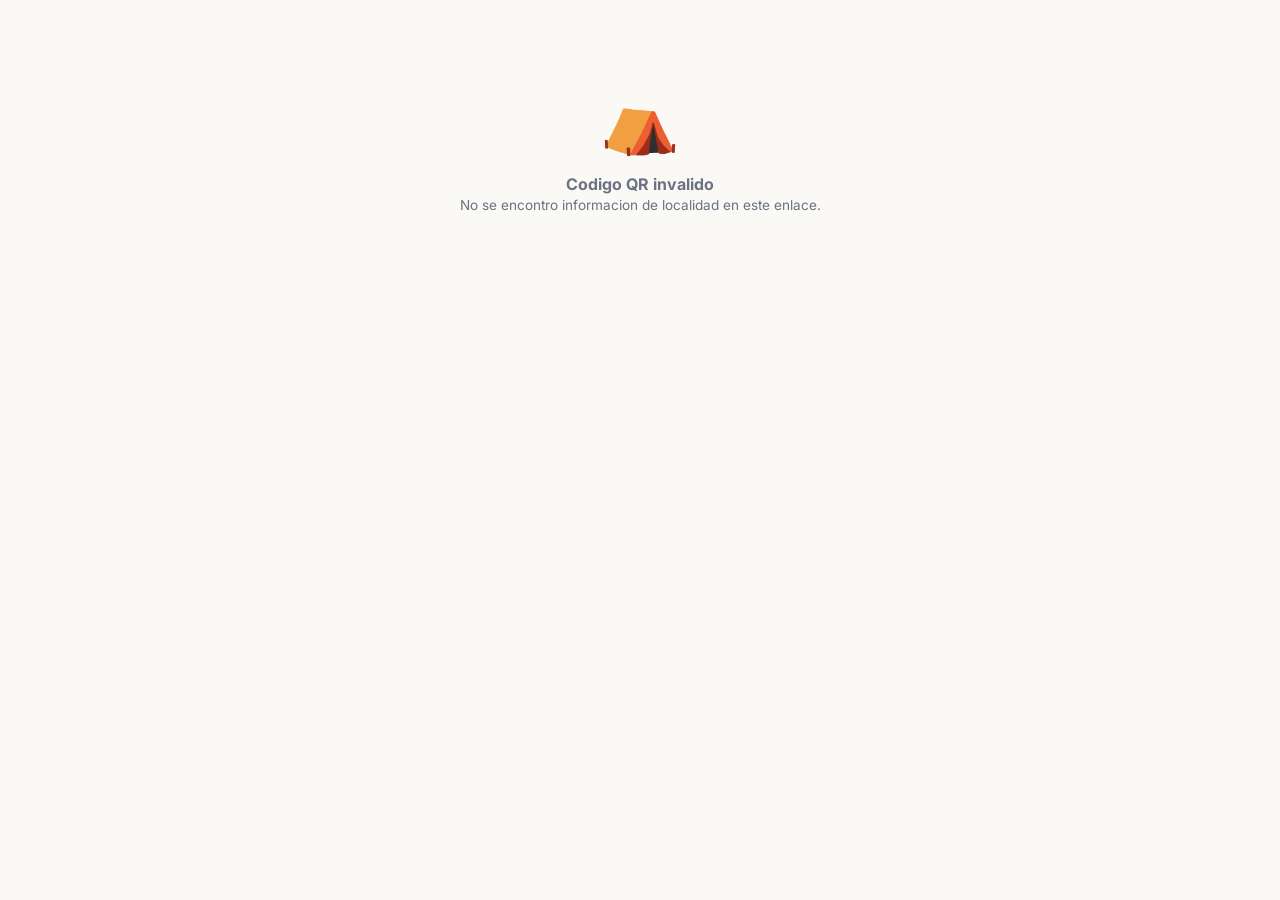
<file: church.html>
﻿<!DOCTYPE html>
<html lang="es">
<head>
  <meta charset="UTF-8"/>
  <meta name="viewport" content="width=device-width, initial-scale=1.0"/>
  <title>Localidad · Sanctuary QR</title>
  <meta name="robots" content="noindex, nofollow"/>
  <link href="https://fonts.googleapis.com/css2?family=Inter:ital,wght@0,400;0,500;0,600;0,700;0,800;1,400&display=swap" rel="stylesheet"/>
  <style>
    :root {
      --navy:    #1e2a4a;
      --navy-dk: #0d1626;
      --gold:    #c8a84b;
      --gold-bg: #fffbeb;
      --gold-br: #fde68a;
      --bg:      #faf9f6;
      --card:    #ffffff;
      --border:  #e5e7eb;
      --text:    #111c2c;
      --muted:   #6b7280;
      --wa:      #25d366;
      --shadow:  0 2px 14px rgba(30,42,74,0.07);
      --radius:  12px;
    }
    *, *::before, *::after { box-sizing: border-box; margin: 0; padding: 0; }
    body {
      font-family: 'Inter', system-ui, sans-serif;
      background: var(--bg);
      color: var(--text);
      min-height: 100vh;
    }

    /* HEADER / HERO */
    .hero {
      background: linear-gradient(155deg, var(--navy-dk) 0%, var(--navy) 60%, #2d3f6e 100%);
      color: white;
      text-align: center;
      padding: 2.8rem 1.5rem 3rem;
      position: relative;
    }
    .hero::after {
      content: '';
      position: absolute;
      bottom: -1px; left: 0; right: 0;
      height: 36px;
      background: var(--bg);
      clip-path: ellipse(56% 100% at 50% 100%);
    }
    .hero-cross-ring {
      width: 60px; height: 60px;
      background: rgba(200,168,75,0.15);
      border: 2px solid rgba(200,168,75,0.45);
      border-radius: 50%;
      display: inline-flex; align-items: center; justify-content: center;
      font-size: 1.75rem;
      margin-bottom: 1.1rem;
    }
    .hero-divider {
      width: 36px; height: 2px;
      background: var(--gold);
      margin: 0.9rem auto;
      opacity: 0.7;
      border-radius: 99px;
    }
    .hero-welcome {
      font-size: 0.68rem; font-weight: 700;
      letter-spacing: 0.18em; text-transform: uppercase;
      color: var(--gold);
      margin-bottom: 0.6rem;
    }
    .hero-verse-ref {
      font-size: 0.82rem; font-weight: 600;
      color: rgba(200,168,75,0.9);
      margin-bottom: 0.55rem;
    }
    .hero-verse-text {
      font-size: 1.05rem; font-style: italic; font-weight: 400;
      color: rgba(255,255,255,0.88);
      line-height: 1.75;
      max-width: 400px;
      margin: 0 auto;
    }

    /* CONTENIDO */
    .content {
      max-width: 500px;
      margin: 0 auto;
      padding: 1.8rem 1rem 5rem;
      display: flex;
      flex-direction: column;
      gap: 0.95rem;
    }

    /* TARJETA NOMBRE */
    .church-title-card {
      background: var(--card);
      border-radius: var(--radius);
      padding: 1.4rem 1.25rem;
      border: 1px solid var(--border);
      border-left: 4px solid var(--gold);
      box-shadow: var(--shadow);
    }
    .church-main-name {
      font-size: 1.45rem; font-weight: 800;
      color: var(--navy); line-height: 1.25;
      margin-bottom: 0.25rem;
    }
    .church-sub {
      font-size: 0.82rem; color: var(--muted);
      display: flex; align-items: center; gap: 0.35rem;
      margin-top: 0.2rem;
    }

    /* TARJETAS INFO */
    .info-card {
      background: var(--card);
      border-radius: var(--radius);
      padding: 1.2rem 1.15rem;
      border: 1px solid var(--border);
      box-shadow: 0 1px 6px rgba(30,42,74,0.04);
    }
    .card-label {
      font-size: 0.66rem; font-weight: 700;
      text-transform: uppercase; letter-spacing: 0.12em;
      color: var(--gold); margin-bottom: 0.65rem;
      display: flex; align-items: center; gap: 0.35rem;
    }
    .card-body {
      font-size: 0.9rem; color: var(--text);
      line-height: 1.65; white-space: pre-wrap;
    }

    /* MAPA */
    .map-frame {
      width: 100%; height: 220px; border: none;
      border-radius: 9px; margin-top: 0.75rem; display: block;
    }

    /* BOTONES */
    .action-btn {
      display: flex; align-items: center; justify-content: center;
      gap: 0.5rem; width: 100%; padding: 0.78rem 1.2rem;
      border: none; border-radius: 10px;
      font-size: 0.88rem; font-weight: 700;
      cursor: pointer; text-decoration: none;
      color: white; transition: opacity 0.15s, transform 0.1s;
      font-family: inherit; margin-top: 0.75rem; line-height: 1;
    }
    .action-btn:active { transform: scale(0.98); }
    .btn-maps     { background: #1a73e8; }
    .btn-maps:hover { opacity: 0.9; }
    .btn-wa       { background: var(--wa); }
    .btn-wa:hover { opacity: 0.9; }
    .btn-call     { background: var(--navy); }
    .btn-call:hover { opacity: 0.9; }
    .btn-pair {
      display: grid; grid-template-columns: 1fr 1fr;
      gap: 0.55rem; margin-top: 0.75rem;
    }
    .btn-pair .action-btn { margin-top: 0; }

    /* HORARIOS */
    .hour-row {
      display: flex; align-items: center; gap: 0.55rem;
      font-size: 0.88rem; padding: 0.38rem 0;
      border-bottom: 1px solid #f3f4f6; color: var(--text); line-height: 1.4;
    }
    .hour-row:last-child { border-bottom: none; }
    .hour-dot { width: 7px; height: 7px; background: var(--gold); border-radius: 50%; flex-shrink: 0; }

    /* FOOTER */
    footer {
      text-align: center; padding: 1.2rem 1rem 2rem;
      font-size: 0.7rem; color: #a8a29e;
      border-top: 1px solid var(--border);
      max-width: 500px; margin: 0 auto;
    }

    /* ESTADO VACIO */
    .empty {
      text-align: center; padding: 5rem 2rem; color: var(--muted);
    }
    .empty .big { font-size: 4rem; display: block; margin-bottom: 1rem; }
    [hidden] { display: none !important; }
  </style>
</head>
<body>

  <div id="emptyState" class="empty" hidden>
    <span class="big">&#9978;</span>
    <strong>Codigo QR invalido</strong><br>
    <span style="font-size:0.85rem">No se encontro informacion de localidad en este enlace.</span>
  </div>

  <div id="churchPage" hidden>

    <!-- HEADER: estructura exacta de notas.txt -->
    <header class="hero">
      <div class="hero-cross-ring">&#10013;</div>
      <div class="hero-welcome"  id="hWelcome">Bienvenido a la Iglesia de Dios.</div>
      <div class="hero-divider"></div>
      <div class="hero-verse-ref" id="hVRef"></div>
      <div class="hero-verse-text" id="hVText"></div>
    </header>

    <!-- MAIN -->
    <main class="content">

      <!-- Nombre + pastor + distrito -->
      <div class="church-title-card">
        <div class="church-main-name" id="mainName">&#8212;</div>
        <div class="church-sub" id="mainDistrito" hidden>
          <span>&#127981;</span><span id="mainDistritoText"></span>
        </div>
        <div class="church-sub" id="mainPastor" hidden>
          <span>&#128100;</span><span id="mainPastorText"></span>
        </div>
      </div>

      <!-- Ubicacion -->
      <div class="info-card" id="cardLocation" hidden>
        <div class="card-label">&#128205; Ubicacion</div>
        <div class="card-body"  id="locationText"></div>
        <iframe id="mapFrame" class="map-frame" hidden
          loading="lazy" allowfullscreen
          referrerpolicy="no-referrer-when-downgrade"></iframe>
        <a class="action-btn btn-maps" id="btnMaps" href="#" target="_blank" rel="noopener" hidden>
          &#128506; Abrir en Google Maps
        </a>
      </div>

      <!-- Horarios -->
      <div class="info-card" id="cardHorarios" hidden>
        <div class="card-label">&#128336; Horarios de culto</div>
        <div id="horariosBody"></div>
      </div>

      <!-- Contacto -->
      <div class="info-card" id="cardTel" hidden>
        <div class="card-label">&#128222; Contacto</div>
        <div class="card-body" id="telText"></div>
        <div class="btn-pair">
          <a class="action-btn btn-wa"   id="btnWA"   href="#" target="_blank" rel="noopener">&#128172; WhatsApp</a>
          <a class="action-btn btn-call" id="btnCall" href="#">&#128242; Llamar</a>
        </div>
      </div>

      <!-- Acerca de -->
      <div class="info-card" id="cardDesc" hidden>
        <div class="card-label">&#10024; Acerca de nosotros</div>
        <div class="card-body"  id="descText"></div>
      </div>

    </main>

    <footer>Sanctuary QR &middot; Directorio de Iglesias</footer>

  </div>

  <script>
  "use strict";

  function show(id)      { document.getElementById(id).removeAttribute('hidden'); }
  function setText(id,v) { document.getElementById(id).textContent = v; }
  function setHtml(id,v) { document.getElementById(id).innerHTML   = v; }
  function esc(s) {
    return (s||"").replace(/&/g,"&amp;").replace(/</g,"&lt;").replace(/>/g,"&gt;");
  }
  function cleanPhone(r) { return r.replace(/[\s\-().]/g,""); }

  function loadPage() {
    const hash = window.location.hash.slice(1);
    if (!hash) { show("emptyState"); return; }
    let p;
    try { p = new URLSearchParams(hash); }
    catch { show("emptyState"); return; }

    const n  = p.get("n")  || "";
    const d  = p.get("d")  || "";
    const c  = p.get("c")  || "";
    const pa = p.get("pa") || "";
    const t  = p.get("t")  || "";
    const di = p.get("di") || "";
    const h  = p.get("h")  || "";
    const a  = p.get("a")  || "";
    const m  = p.get("m")  || "";
    const e  = p.get("e")  || "";
    const w  = p.get("w")  || "Bienvenido a la Iglesia de Dios.";
    const vr = p.get("vr") || "Mateo 11:28";
    const vt = p.get("vt") || "\u00abVengan a m\u00ed todos los que est\u00e1n cansados y llevan cargas pesadas, y yo les dar\u00e9 descanso.\u00bb";

    if (!n) { show("emptyState"); return; }

    document.title = n;
    show("churchPage");

    // Header
    setText("hWelcome", w);
    if (vr) setText("hVRef",  vr);
    if (vt) setText("hVText", vt);

    // Nombre + distrito + pastor
    setText("mainName", n);
    if (di) { setText("mainDistritoText", di); show("mainDistrito"); }
    if (pa) { setText("mainPastorText", pa); show("mainPastor"); }

    // Ubicacion
    const loc = [d, c].filter(Boolean);
    if (loc.length) {
      setText("locationText", loc.join("\n"));
      show("cardLocation");
      if (e) {
        const fr = document.getElementById("mapFrame");
        fr.src = e;
        show("mapFrame");
      }
      const mHref = m || "https://www.google.com/maps/search/?api=1&query=" +
                         encodeURIComponent(loc.join(", "));
      document.getElementById("btnMaps").href = mHref;
      show("btnMaps");
    }

    // Horarios
    if (h) {
      const lines = h.split("\n").map(l=>l.trim()).filter(Boolean);
      const html  = lines.length
        ? lines.map(l=>`<div class="hour-row"><span class="hour-dot"></span>${esc(l)}</div>`).join("")
        : `<div class="hour-row"><span class="hour-dot"></span>${esc(h)}</div>`;
      setHtml("horariosBody", html);
      show("cardHorarios");
    }

    // Telefono
    if (t) {
      setText("telText", t);
      const cl = cleanPhone(t);
      document.getElementById("btnWA").href   = "https://wa.me/" + cl.replace("+","");
      document.getElementById("btnCall").href = "tel:" + cl;
      show("cardTel");
    }

    // Descripcion
    if (a) { setText("descText", a); show("cardDesc"); }
  }

  loadPage();
  window.addEventListener("hashchange", loadPage);
  </script>
</body>
</html>
</file>
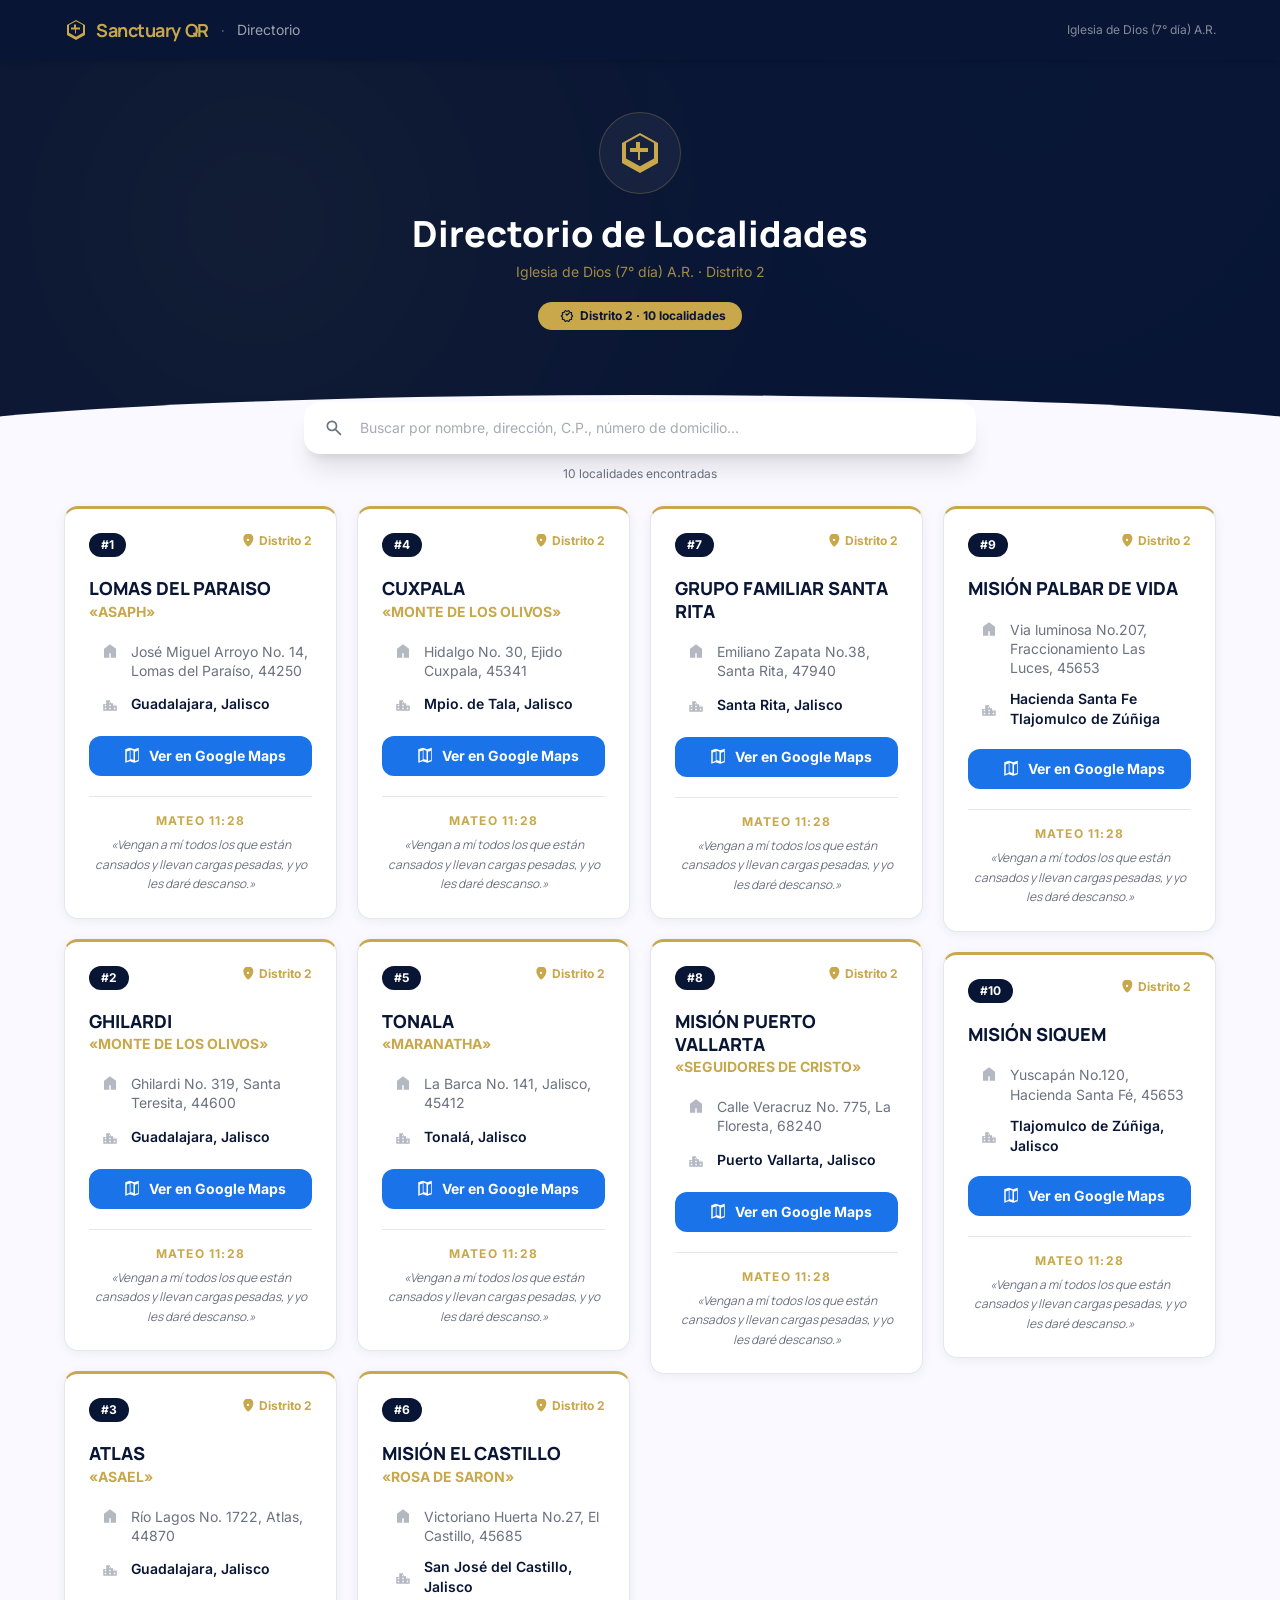
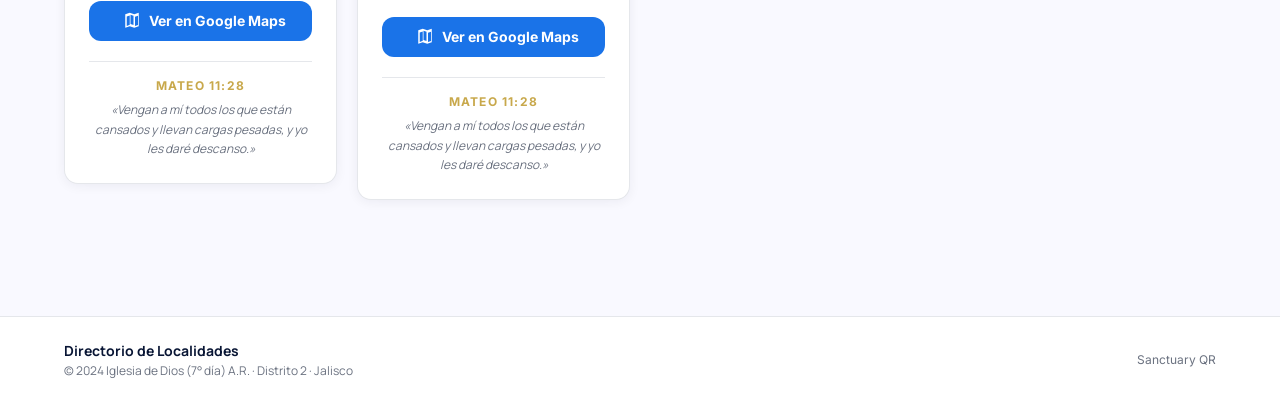
<file: directorio.html>
<!DOCTYPE html>
<html lang="es">
<head>
  <meta charset="UTF-8"/>
  <meta name="viewport" content="width=device-width, initial-scale=1.0"/>
  <title>Directorio de Localidades | Iglesia de Dios (7° día)</title>
  <meta name="robots" content="noindex, nofollow"/>
  <link rel="stylesheet" href="./style.css">
  <link href="https://fonts.googleapis.com/css2?family=Manrope:wght@400;500;600;700;800&family=Inter:wght@400;500;600;700&display=swap" rel="stylesheet"/>
  
  <style>
    /* Estilos base para los iconos SVG integrados */
    .svg-icon {
      width: 24px;
      height: 24px;
      fill: currentColor;
      display: inline-block;
      flex-shrink: 0;
    }

    /* ── TRUE MASONRY ─── */
    .masonry { columns: 2; column-gap: 12px; }
    @media (min-width: 640px)  { .masonry { columns: 2; column-gap: 20px; } }
    @media (min-width: 1024px) { .masonry { columns: 3; } }
    @media (min-width: 1280px) { .masonry { columns: 4; } }
    .masonry-item {
      break-inside: avoid;
      margin-bottom: 12px;
      display: inline-block;
      width: 100%;
    }
    @media (min-width: 640px) {
      .masonry-item { margin-bottom: 20px; }
    }

    /* ── HERO WAVE ────── */
    .hero-wave::after {
      content: '';
      position: absolute;
      bottom: -1px; left: 0; right: 0;
      height: 48px;
      background: #f9f9ff;
      clip-path: ellipse(60% 100% at 50% 100%);
    }

    /* ── CARD ─────────── */
    .church-card {
      background: #fff;
      border-radius: 14px;
      border: 1px solid #e5e7eb;
      border-top: 3px solid #c8a84b;
      box-shadow: 0 2px 12px rgba(8,21,52,0.06);
      transition: transform .2s ease, box-shadow .2s ease;
      overflow: hidden;
    }
    .church-card:hover {
      transform: translateY(-4px);
      box-shadow: 0 10px 30px rgba(8,21,52,0.1);
    }

    /* ── SEARCH FOCUS ─── */
    .search-input:focus { outline: none; box-shadow: 0 0 0 3px rgba(8,21,52,0.1); }

    [hidden] { display: none !important; }

    /* ── MOBILE COMPACT STYLES ─── */
    @media (max-width: 639px) {
      .card-body { padding: 12px !important; }
      .card-header { margin-bottom: 12px !important; }
      .card-title-block { margin-bottom: 12px !important; }
      .card-title { font-size: 14px !important; line-height: 1.25 !important; }
      .card-alias { font-size: 11px !important; margin-top: 2px !important; }
      .card-info { margin-bottom: 12px !important; }
      .card-info > * + * { margin-top: 6px !important; }
      .card-info-item { gap: 8px !important; }
      .card-info-icon { width: 16px !important; height: 16px !important; margin-top: 1px !important; }
      .card-info-text { font-size: 11px !important; line-height: 1.3 !important; }
      .card-btn {
        margin-bottom: 12px !important;
        padding-top: 6px !important;
        padding-bottom: 6px !important;
        font-size: 11px !important;
        border-radius: 8px !important;
      }
      .card-btn-icon { width: 16px !important; height: 16px !important; }
      .card-verse-block { padding-top: 8px !important; }
      .card-verse-ref { font-size: 9px !important; margin-bottom: 4px !important; }
      .card-verse-text { font-size: 10px !important; line-height: 1.3 !important; }
    }
  </style>
</head>
<body class="bg-surface font-sans text-on-surf min-h-screen">

  <header class="bg-navy shadow-md fixed w-full top-0 z-50">
    <div class="max-w-content mx-auto px-6 py-4 flex justify-between items-center">
      <div class="flex items-center gap-2">
        <svg class="svg-icon text-gold" style="width:24px; height:24px;" viewBox="0 -960 960 960"><path d="M480-80 120-280v-400l360-200 360 200v400L480-80Zm0-134 280-156v-308L480-834 200-678v308l280 156Zm0-126v-160h160v-80H480v-120h-80v120H280v80h160v160h80Zm0-240Z"/></svg>
        <span class="font-bold text-lg text-gold tracking-tight">Sanctuary QR</span>
        <span class="hidden sm:inline text-white/40 mx-1">·</span>
        <span class="hidden sm:inline text-white/60 text-sm font-label">Directorio</span>
      </div>
      <div class="text-white/50 text-xs font-label">Iglesia de Dios (7° día) A.R.</div>
    </div>
  </header>

  <section class="bg-navy pt-28 pb-28 text-center px-4 relative overflow-hidden hero-wave">
    <div class="absolute inset-0 opacity-5 pointer-events-none"
         style="background: radial-gradient(circle at 20% 50%, #c8a84b 0%, transparent 50%), radial-gradient(circle at 80% 20%, #2d3f6e 0%, transparent 50%)"></div>
    <div class="relative z-10 max-w-2xl mx-auto flex flex-col items-center">
      <div class="bg-white/5 border border-gold/25 rounded-full p-4 mb-5">
        <svg class="svg-icon text-gold" style="width:48px; height:48px;" viewBox="0 -960 960 960"><path d="M480-80 120-280v-400l360-200 360 200v400L480-80Zm0-134 280-156v-308L480-834 200-678v308l280 156Zm0-126v-160h160v-80H480v-120h-80v120H280v80h160v160h80Zm0-240Z"/></svg>
      </div>
      <h1 class="text-3xl sm:text-4xl font-extrabold text-white mb-2 leading-tight">
        Directorio de Localidades
      </h1>
      <p class="text-gold/80 text-sm font-label mb-5">
        Iglesia de Dios (7° día) A.R. · Distrito 2
      </p>
      <div id="heroBadge"
           class="inline-flex items-center gap-1.5 bg-gold text-navy px-4 py-1.5 rounded-full text-xs font-bold font-label">
        <svg class="svg-icon text-navy" style="width:14px; height:14px;" viewBox="0 -960 960 960"><path d="m614-310 50-50-144-144v-176h-80v208l174 174Q403-400 400-480q0-133 93.5-226.5T720-800q133 0 226.5 93.5T1040-480q0 133-93.5 226.5T720-160q-43 0-83-11.5t-73-33.5Zm106-90q100 0 170-70t70-170q0-100-70-170t-170-70q-100 0-170 70t-70 170q0 100 70 170t170 70Z"/></svg>
        Cargando…
      </div>
    </div>
  </section>

  <section class="max-w-content mx-auto px-4 sm:px-6 -mt-10 relative z-20 mb-6">
    <div class="max-w-2xl mx-auto">
      <div class="relative group">
        <svg class="svg-icon text-muted absolute left-5 top-1/2 -translate-y-1/2 group-focus-within:text-navy transition-colors" style="width:20px; height:20px;" viewBox="0 -960 960 960"><path d="M784-120 532-372q-30 24-69 38t-83 14q-109 0-184.5-75.5T120-580q0-109 75.5-184.5T380-840q109 0 184.5 75.5T640-580q0 44-14 83t-38 69l252 252-54 54ZM380-400q75 0 127.5-52.5T560-580q0-75-52.5-127.5T380-760q-75 0-127.5 52.5T200-580q0 75 52.5 127.5T380-400Z"/></svg>
        <input id="searchInput" type="search" autocomplete="off"
          placeholder="Buscar por nombre, dirección, C.P., número de domicilio…"
          class="search-input w-full pl-14 pr-5 py-4 rounded-2xl border-none shadow-xl bg-white text-on-surf text-sm font-label placeholder:text-muted/60 transition-all"/>
      </div>
      <p id="countBar" class="text-center mt-3 text-muted text-xs font-label"></p>
    </div>
  </section>

  <main class="max-w-content mx-auto px-4 sm:px-6 pb-24">
    <div id="churchList" class="masonry">
      <div class="masonry-item" id="loadingSpinner">
        <div class="church-card p-6 flex items-center justify-center gap-3 text-muted text-sm font-label">
          <svg class="svg-icon animate-spin" style="width:20px; height:20px;" viewBox="0 -960 960 960"><path d="M480-80q-83 0-156-31.5T197-197q-54-54-85.5-127T80-480q0-83 31.5-156T197-763q54-54 127-85.5T480-880q17 0 28.5 11.5T520-840q0 17-11.5 28.5T480-800q-133 0-226.5 93.5T160-480q0 133 93.5 226.5T480-160q133 0 226.5-93.5T800-480q0-17 11.5-28.5T840-520q17 0 28.5 11.5T880-480q0 83-31.5 156T763-197q-54 54-127 85.5T480-80Z"/></svg>
          Cargando localidades…
        </div>
      </div>
    </div>
  </main>

  <footer class="bg-white border-t border-outline-v">
    <div class="max-w-content mx-auto px-6 py-6 flex flex-col sm:flex-row justify-between items-center gap-3">
      <div>
        <div class="font-bold text-navy text-sm">Directorio de Localidades</div>
        <p class="text-muted text-xs mt-0.5">© 2024 Iglesia de Dios (7° día) A.R. · Distrito 2 · Jalisco</p>
      </div>
      <div class="text-xs font-label text-muted">Sanctuary QR</div>
    </div>
  </footer>

  <script>
  "use strict";

  const DEFAULT_VREF  = "Mateo 11:28";
  const DEFAULT_VTEXT = "\u00abVengan a m\u00ed todos los que est\u00e1n cansados y llevan cargas pesadas, y yo les dar\u00e9 descanso.\u00bb";
  const JSON_URL      = "./churches.json";

  // Almacén de paths SVG nativos para componentes dinámicos
  const SVGS = {
    location: `<svg class="svg-icon card-distrito-icon" style="width:14px; height:14px;" viewBox="0 -960 960 960"><path d="M480-480q33 0 56.5-23.5T560-560q0-33-23.5-56.5T480-640q-33 0-56.5 23.5T400-560q0 33 23.5 56.5T480-480Zm0 400Q312-234 236-391.5T160-674q0-151 104.5-238.5T480-1000q161 0 265.5 87.5T850-674q0 116.5-76 274T480-80Z"/></svg>`,
    home: `<svg class="svg-icon text-navy/30 card-info-icon" style="width:18px; height:18px;" viewBox="0 -960 960 960"><path d="M160-120v-480l320-240 320 240v480H520v-240h-80v240H160Z"/></svg>`,
    city: `<svg class="svg-icon text-navy/30 card-info-icon" style="width:18px; height:18px;" viewBox="0 -960 960 960"><path d="M120-120v-360h160v-200h200v160h160v120h200v280H120Zm80-80h80v-80h-80v80Zm0-160h80v-80h-80v80Zm240 160h80v-80h-80v80Zm0-160h80v-80h-80v80Zm0-160h80v-80h-80v80Zm240 320h80v-80h-80v80Zm0-160h80v-80h-80v80Z"/></svg>`,
    person: `<svg class="svg-icon text-navy/30 card-info-icon" style="width:18px; height:18px;" viewBox="0 -960 960 960"><path d="M480-480q-66 0-113-47t-47-113q0-66 47-113t113-47q66 0 113 47t47 113q0 66-47 113t-113 47ZM160-240v-32q0-34 17.5-62.5T226-378q62-31 126-46.5T480-440q64 0 128 15.5T734-378q31 15 48.5 43.5T800-272v32H160Z"/></svg>`,
    schedule: `<svg class="svg-icon text-navy/30 card-info-icon" style="width:18px; height:18px;" viewBox="0 -960 960 960"><path d="m614-310 50-50-144-144v-176h-80v208l174 174Q403-400 400-480q0-133 93.5-226.5T720-800q133 0 226.5 93.5T1040-480q0 133-93.5 226.5T720-160q-43 0-83-11.5t-73-33.5Zm106-90q100 0 170-70t70-170q0-100-70-170t-170-70q-100 0-170 70t-70 170q0 100 70 170t170 70Z"/></svg>`,
    map: `<svg class="svg-icon card-btn-icon" style="width:18px; height:18px;" viewBox="0 -960 960 960"><path d="m600-120-240-84-240 84v-720l240-84 240 84 240-84v720L600-120Zm-40-143v-494l-160-56v494l160 56Zm80 54 160-55v-494l-160 55v494Zm-440-11 160-56v-494l-160 56v494Z"/></svg>`,
    church: `<svg class="svg-icon" style="width:48px; height:48px;" viewBox="0 -960 960 960"><path d="M480-80 120-280v-400l360-200 360 200v400L480-80Zm0-134 280-156v-308L480-834 200-678v308l280 156Zm0-126v-160h160v-80H480v-120h-80v120H280v80h160v160h80Zm0-240Z"/></svg>`,
    warning: `<svg class="svg-icon" style="width:14px; height:14px;" viewBox="0 -960 960 960"><path d="M480-280q17 0 28.5-11.5T520-320q0-17-11.5-28.5T480-360q-17 0-28.5 11.5T440-320q0 17 11.5 28.5T480-280Zm-40-160h80v-240h-80v240Zm40 360q-83 0-156-31.5T197-197q-54-54-85.5-127T80-480q0-83 31.5-156T197-763q54-54 127-85.5T480-880q83 0 156 31.5T763-197q54 54 85.5 127T880-480q0 83-31.5 156T763-197q-54 54-127 85.5T480-80Z"/></svg>`,
    verified: `<svg class="svg-icon" style="width:14px; height:14px;" viewBox="0 -960 960 960"><path d="m344-60-76-128-144-32 14-148-98-112 98-112-14-148 144-32 76-128 136 58 136-58 76 128 144 32-14 148 98 112-98 112 14 148-144 32-76 128-136-58-136 58Zm34-102 102-44 104 44 56-96 110-24-10-112 74-86-74-86 10-112-110-24-56-96-104 44-102-44-56 96-110 24 10 112-74 86 74 86-10 112 110 24 56 96Zm102-318 212-212-56-56-156 156-76-76-56 56 132 132Z"/></svg>`
  };

  function normalizeChurch(ch) {
    if (ch.nombre !== undefined) return ch;
    return {
      nombre:   ch.n  || "",
      alias:    ch.a  || "",
      distrito: ch.di || "",
      pastor:   ch.p  || "",
      tel:      ch.t  || "",
      calle:    ch.ca || "",
      colonia:  ch.co || "",
      cp:       ch.cp || "",
      ciudad:   ch.ci || "",
      mapsUrl:  ch.m  || "",
      horarios: ch.h  || "",
      vRef:     ch.vr || "",
      vText:    ch.vt || ""
    };
  }

  async function fetchChurches() {
    try {
      const res = await fetch(JSON_URL);
      if (res.ok) {
        const data = await res.json();
        if (Array.isArray(data) && data.length) return data.map(normalizeChurch);
      }
    } catch(e) {}
    try {
      const hash = window.location.hash;
      if (hash && hash.startsWith("#data=")) {
        const json = decodeURIComponent(escape(atob(hash.slice(6))));
        const parsed = JSON.parse(json);
        if (Array.isArray(parsed) && parsed.length) return parsed.map(normalizeChurch);
      }
    } catch(e) {}
    try {
      const local = JSON.parse(localStorage.getItem("sq_churches_v3") || "[]");
      if (local.length) return local.map(normalizeChurch);
    } catch(e) {}
    return [];
  }

  function esc(s) {
    return (s||"").replace(/&/g,"&").replace(/</g,"<").replace(/>/g,">");
  }

  function buildMapsURL(ch) {
    if (ch.mapsUrl) return ch.mapsUrl;
    const parts = [ch.calle, ch.colonia, ch.cp, ch.ciudad].filter(Boolean).join(", ");
    return parts ? "https://www.google.com/maps/search/?api=1&query=" + encodeURIComponent(parts) : "";
  }

  function renderCard(ch, i) {
    const addrFull = [ch.calle, ch.colonia, ch.cp].filter(Boolean).join(", ");
    const mapsHref = buildMapsURL(ch);
    const vRef     = ch.vRef  || DEFAULT_VREF;
    const vText    = ch.vText || DEFAULT_VTEXT;

    return `
      <div class="masonry-item">
        <div class="church-card">
          <div class="p-6 card-body">
            <div class="flex justify-between items-start mb-5 card-header">
              <span class="bg-navy text-white text-xs font-bold font-label px-3 py-1 rounded-full card-badge">#${i+1}</span>
              ${ch.distrito ? `
              <div class="flex items-center gap-1 text-gold text-xs font-bold font-label card-distrito">
                \u200B${SVGS.location}
                <span>${esc(ch.distrito)}</span>
              </div>` : ''}
            </div>

            <div class="mb-5 card-title-block">
              <h3 class="text-lg font-extrabold text-navy leading-tight card-title">${esc(ch.nombre)}</h3>
              ${ch.alias ? `<p class="text-gold font-bold text-sm font-label mt-0.5 card-alias">${esc(ch.alias)}</p>` : ''}
            </div>

            <div class="space-y-3 mb-5 card-info">
              ${addrFull ? `
              <div class="flex items-start gap-3 card-info-item">
                \u200B${SVGS.home}
                <span class="text-muted text-sm font-label leading-snug card-info-text">${esc(addrFull)}</span>
              </div>` : ''}
              ${ch.ciudad ? `
              <div class="flex items-center gap-3 card-info-item">
                \u200B${SVGS.city}
                <span class="text-navy font-semibold text-sm font-label card-info-text font-bold">${esc(ch.ciudad)}</span>
              </div>` : ''}
              ${ch.pastor ? `
              <div class="flex items-center gap-3 card-info-item">
                \u200B${SVGS.person}
                <span class="text-muted text-sm font-label card-info-text">${esc(ch.pastor)}</span>
              </div>` : ''}
              ${ch.horarios ? `
              <div class="flex items-start gap-3 card-info-item">
                \u200B${SVGS.schedule}
                <span class="text-muted text-sm font-label leading-snug card-info-text">${esc(ch.horarios.replace(/\n/g," · "))}</span>
              </div>` : ''}
            </div>

            ${mapsHref ? `
            <a href="${esc(mapsHref)}" target="_blank" rel="noopener"
               class="w-full flex items-center justify-center gap-2 bg-[#1a73e8] hover:brightness-95 text-white text-sm font-bold font-label py-2.5 rounded-xl transition-all mb-5 card-btn">
              \u200B${SVGS.map}
              Ver en Google Maps
            </a>` : ''}

            <div class="border-t border-outline-v pt-4 flex flex-col items-center text-center card-verse-block">
              <span class="text-gold text-xs font-bold font-label uppercase tracking-widest mb-1.5 card-verse-ref">${esc(vRef)}</span>
              <p class="italic text-muted text-xs leading-relaxed card-verse-text">${esc(vText)}</p>
            </div>
          </div>
        </div>
      </div>`;
  }

  function renderList(churches) {
    const container = document.getElementById("churchList");
    const countBar  = document.getElementById("countBar");

    if (!churches.length) {
      container.innerHTML = `
        <div class="masonry-item">
          <div class="church-card p-10 flex flex-col items-center text-center text-muted gap-3">
            \u200B${SVGS.church}
            <strong class="text-on-surf">Sin resultados</strong>
            <span class="text-sm">Intenta con otro término de búsqueda.</span>
          </div>
        </div>`;
      countBar.textContent = "0 localidades";
      return;
    }

    countBar.textContent =
      churches.length + " localidad" + (churches.length !== 1 ? "es" : "") + " encontradas";
    container.innerHTML = churches.map(renderCard).join("");
  }

  async function init() {
    const badge = document.getElementById("heroBadge");
    const all   = await fetchChurches();

    if (!all.length) {
      badge.innerHTML = `
        \u200B${SVGS.warning}
        Sin localidades`;
      badge.classList.remove("bg-gold");
      badge.classList.add("bg-red-400", "text-white");

      document.getElementById("churchList").innerHTML = `
        <div class="masonry-item">
          <div class="church-card p-10 flex flex-col items-center text-center text-muted gap-3">
            \u200B${SVGS.church}
            <strong class="text-on-surf">No hay localidades disponibles</strong>
            <span class="text-sm">El administrador aún no ha publicado el archivo churches.json.</span>
          </div>
        </div>`;
      document.getElementById("countBar").textContent = "";
      return;
    }

    badge.innerHTML = `
      \u200B${SVGS.verified}
      Distrito 2 · ${all.length} localidades`;

    renderList(all);

    document.getElementById("searchInput").addEventListener("input", function() {
      const q = this.value.trim().toLowerCase();
      if (!q) { renderList(all); return; }
      renderList(all.filter(ch => {
        return [ch.nombre, ch.alias, ch.ciudad, ch.calle,
                ch.colonia, ch.cp, ch.pastor, ch.distrito]
          .filter(Boolean).join(" ").toLowerCase().includes(q);
      }));
    });
  }

  init();
  </script>
</body>
</html>
</file>
<file: style.css>
*, ::before, ::after {
  --tw-border-spacing-x: 0;
  --tw-border-spacing-y: 0;
  --tw-translate-x: 0;
  --tw-translate-y: 0;
  --tw-rotate: 0;
  --tw-skew-x: 0;
  --tw-skew-y: 0;
  --tw-scale-x: 1;
  --tw-scale-y: 1;
  --tw-pan-x:  ;
  --tw-pan-y:  ;
  --tw-pinch-zoom:  ;
  --tw-scroll-snap-strictness: proximity;
  --tw-gradient-from-position:  ;
  --tw-gradient-via-position:  ;
  --tw-gradient-to-position:  ;
  --tw-ordinal:  ;
  --tw-slashed-zero:  ;
  --tw-numeric-figure:  ;
  --tw-numeric-spacing:  ;
  --tw-numeric-fraction:  ;
  --tw-ring-inset:  ;
  --tw-ring-offset-width: 0px;
  --tw-ring-offset-color: #fff;
  --tw-ring-color: rgb(59 130 246 / 0.5);
  --tw-ring-offset-shadow: 0 0 #0000;
  --tw-ring-shadow: 0 0 #0000;
  --tw-shadow: 0 0 #0000;
  --tw-shadow-colored: 0 0 #0000;
  --tw-blur:  ;
  --tw-brightness:  ;
  --tw-contrast:  ;
  --tw-grayscale:  ;
  --tw-hue-rotate:  ;
  --tw-invert:  ;
  --tw-saturate:  ;
  --tw-sepia:  ;
  --tw-drop-shadow:  ;
  --tw-backdrop-blur:  ;
  --tw-backdrop-brightness:  ;
  --tw-backdrop-contrast:  ;
  --tw-backdrop-grayscale:  ;
  --tw-backdrop-hue-rotate:  ;
  --tw-backdrop-invert:  ;
  --tw-backdrop-opacity:  ;
  --tw-backdrop-saturate:  ;
  --tw-backdrop-sepia:  ;
  --tw-contain-size:  ;
  --tw-contain-layout:  ;
  --tw-contain-paint:  ;
  --tw-contain-style:  ;
}

::backdrop {
  --tw-border-spacing-x: 0;
  --tw-border-spacing-y: 0;
  --tw-translate-x: 0;
  --tw-translate-y: 0;
  --tw-rotate: 0;
  --tw-skew-x: 0;
  --tw-skew-y: 0;
  --tw-scale-x: 1;
  --tw-scale-y: 1;
  --tw-pan-x:  ;
  --tw-pan-y:  ;
  --tw-pinch-zoom:  ;
  --tw-scroll-snap-strictness: proximity;
  --tw-gradient-from-position:  ;
  --tw-gradient-via-position:  ;
  --tw-gradient-to-position:  ;
  --tw-ordinal:  ;
  --tw-slashed-zero:  ;
  --tw-numeric-figure:  ;
  --tw-numeric-spacing:  ;
  --tw-numeric-fraction:  ;
  --tw-ring-inset:  ;
  --tw-ring-offset-width: 0px;
  --tw-ring-offset-color: #fff;
  --tw-ring-color: rgb(59 130 246 / 0.5);
  --tw-ring-offset-shadow: 0 0 #0000;
  --tw-ring-shadow: 0 0 #0000;
  --tw-shadow: 0 0 #0000;
  --tw-shadow-colored: 0 0 #0000;
  --tw-blur:  ;
  --tw-brightness:  ;
  --tw-contrast:  ;
  --tw-grayscale:  ;
  --tw-hue-rotate:  ;
  --tw-invert:  ;
  --tw-saturate:  ;
  --tw-sepia:  ;
  --tw-drop-shadow:  ;
  --tw-backdrop-blur:  ;
  --tw-backdrop-brightness:  ;
  --tw-backdrop-contrast:  ;
  --tw-backdrop-grayscale:  ;
  --tw-backdrop-hue-rotate:  ;
  --tw-backdrop-invert:  ;
  --tw-backdrop-opacity:  ;
  --tw-backdrop-saturate:  ;
  --tw-backdrop-sepia:  ;
  --tw-contain-size:  ;
  --tw-contain-layout:  ;
  --tw-contain-paint:  ;
  --tw-contain-style:  ;
}

/*
! tailwindcss v3.4.19 | MIT License | https://tailwindcss.com
*/

/*
1. Prevent padding and border from affecting element width. (https://github.com/mozdevs/cssremedy/issues/4)
2. Allow adding a border to an element by just adding a border-width. (https://github.com/tailwindcss/tailwindcss/pull/116)
*/

*,
::before,
::after {
  box-sizing: border-box;
  /* 1 */
  border-width: 0;
  /* 2 */
  border-style: solid;
  /* 2 */
  border-color: #e5e7eb;
  /* 2 */
}

::before,
::after {
  --tw-content: '';
}

/*
1. Use a consistent sensible line-height in all browsers.
2. Prevent adjustments of font size after orientation changes in iOS.
3. Use a more readable tab size.
4. Use the user's configured `sans` font-family by default.
5. Use the user's configured `sans` font-feature-settings by default.
6. Use the user's configured `sans` font-variation-settings by default.
7. Disable tap highlights on iOS
*/

html,
:host {
  line-height: 1.5;
  /* 1 */
  -webkit-text-size-adjust: 100%;
  /* 2 */
  -moz-tab-size: 4;
  /* 3 */
  -o-tab-size: 4;
     tab-size: 4;
  /* 3 */
  font-family: Manrope, system-ui, sans-serif;
  /* 4 */
  font-feature-settings: normal;
  /* 5 */
  font-variation-settings: normal;
  /* 6 */
  -webkit-tap-highlight-color: transparent;
  /* 7 */
}

/*
1. Remove the margin in all browsers.
2. Inherit line-height from `html` so users can set them as a class directly on the `html` element.
*/

body {
  margin: 0;
  /* 1 */
  line-height: inherit;
  /* 2 */
}

/*
1. Add the correct height in Firefox.
2. Correct the inheritance of border color in Firefox. (https://bugzilla.mozilla.org/show_bug.cgi?id=190655)
3. Ensure horizontal rules are visible by default.
*/

hr {
  height: 0;
  /* 1 */
  color: inherit;
  /* 2 */
  border-top-width: 1px;
  /* 3 */
}

/*
Add the correct text decoration in Chrome, Edge, and Safari.
*/

abbr:where([title]) {
  -webkit-text-decoration: underline dotted;
          text-decoration: underline dotted;
}

/*
Remove the default font size and weight for headings.
*/

h1,
h2,
h3,
h4,
h5,
h6 {
  font-size: inherit;
  font-weight: inherit;
}

/*
Reset links to optimize for opt-in styling instead of opt-out.
*/

a {
  color: inherit;
  text-decoration: inherit;
}

/*
Add the correct font weight in Edge and Safari.
*/

b,
strong {
  font-weight: bolder;
}

/*
1. Use the user's configured `mono` font-family by default.
2. Use the user's configured `mono` font-feature-settings by default.
3. Use the user's configured `mono` font-variation-settings by default.
4. Correct the odd `em` font sizing in all browsers.
*/

code,
kbd,
samp,
pre {
  font-family: ui-monospace, SFMono-Regular, Menlo, Monaco, Consolas, "Liberation Mono", "Courier New", monospace;
  /* 1 */
  font-feature-settings: normal;
  /* 2 */
  font-variation-settings: normal;
  /* 3 */
  font-size: 1em;
  /* 4 */
}

/*
Add the correct font size in all browsers.
*/

small {
  font-size: 80%;
}

/*
Prevent `sub` and `sup` elements from affecting the line height in all browsers.
*/

sub,
sup {
  font-size: 75%;
  line-height: 0;
  position: relative;
  vertical-align: baseline;
}

sub {
  bottom: -0.25em;
}

sup {
  top: -0.5em;
}

/*
1. Remove text indentation from table contents in Chrome and Safari. (https://bugs.chromium.org/p/chromium/issues/detail?id=999088, https://bugs.webkit.org/show_bug.cgi?id=201297)
2. Correct table border color inheritance in all Chrome and Safari. (https://bugs.chromium.org/p/chromium/issues/detail?id=935729, https://bugs.webkit.org/show_bug.cgi?id=195016)
3. Remove gaps between table borders by default.
*/

table {
  text-indent: 0;
  /* 1 */
  border-color: inherit;
  /* 2 */
  border-collapse: collapse;
  /* 3 */
}

/*
1. Change the font styles in all browsers.
2. Remove the margin in Firefox and Safari.
3. Remove default padding in all browsers.
*/

button,
input,
optgroup,
select,
textarea {
  font-family: inherit;
  /* 1 */
  font-feature-settings: inherit;
  /* 1 */
  font-variation-settings: inherit;
  /* 1 */
  font-size: 100%;
  /* 1 */
  font-weight: inherit;
  /* 1 */
  line-height: inherit;
  /* 1 */
  letter-spacing: inherit;
  /* 1 */
  color: inherit;
  /* 1 */
  margin: 0;
  /* 2 */
  padding: 0;
  /* 3 */
}

/*
Remove the inheritance of text transform in Edge and Firefox.
*/

button,
select {
  text-transform: none;
}

/*
1. Correct the inability to style clickable types in iOS and Safari.
2. Remove default button styles.
*/

button,
input:where([type='button']),
input:where([type='reset']),
input:where([type='submit']) {
  -webkit-appearance: button;
  /* 1 */
  background-color: transparent;
  /* 2 */
  background-image: none;
  /* 2 */
}

/*
Use the modern Firefox focus style for all focusable elements.
*/

:-moz-focusring {
  outline: auto;
}

/*
Remove the additional `:invalid` styles in Firefox. (https://github.com/mozilla/gecko-dev/blob/2f9eacd9d3d995c937b4251a5557d95d494c9be1/layout/style/res/forms.css#L728-L737)
*/

:-moz-ui-invalid {
  box-shadow: none;
}

/*
Add the correct vertical alignment in Chrome and Firefox.
*/

progress {
  vertical-align: baseline;
}

/*
Correct the cursor style of increment and decrement buttons in Safari.
*/

::-webkit-inner-spin-button,
::-webkit-outer-spin-button {
  height: auto;
}

/*
1. Correct the odd appearance in Chrome and Safari.
2. Correct the outline style in Safari.
*/

[type='search'] {
  -webkit-appearance: textfield;
  /* 1 */
  outline-offset: -2px;
  /* 2 */
}

/*
Remove the inner padding in Chrome and Safari on macOS.
*/

::-webkit-search-decoration {
  -webkit-appearance: none;
}

/*
1. Correct the inability to style clickable types in iOS and Safari.
2. Change font properties to `inherit` in Safari.
*/

::-webkit-file-upload-button {
  -webkit-appearance: button;
  /* 1 */
  font: inherit;
  /* 2 */
}

/*
Add the correct display in Chrome and Safari.
*/

summary {
  display: list-item;
}

/*
Removes the default spacing and border for appropriate elements.
*/

blockquote,
dl,
dd,
h1,
h2,
h3,
h4,
h5,
h6,
hr,
figure,
p,
pre {
  margin: 0;
}

fieldset {
  margin: 0;
  padding: 0;
}

legend {
  padding: 0;
}

ol,
ul,
menu {
  list-style: none;
  margin: 0;
  padding: 0;
}

/*
Reset default styling for dialogs.
*/

dialog {
  padding: 0;
}

/*
Prevent resizing textareas horizontally by default.
*/

textarea {
  resize: vertical;
}

/*
1. Reset the default placeholder opacity in Firefox. (https://github.com/tailwindlabs/tailwindcss/issues/3300)
2. Set the default placeholder color to the user's configured gray 400 color.
*/

input::-moz-placeholder, textarea::-moz-placeholder {
  opacity: 1;
  /* 1 */
  color: #9ca3af;
  /* 2 */
}

input::placeholder,
textarea::placeholder {
  opacity: 1;
  /* 1 */
  color: #9ca3af;
  /* 2 */
}

/*
Set the default cursor for buttons.
*/

button,
[role="button"] {
  cursor: pointer;
}

/*
Make sure disabled buttons don't get the pointer cursor.
*/

:disabled {
  cursor: default;
}

/*
1. Make replaced elements `display: block` by default. (https://github.com/mozdevs/cssremedy/issues/14)
2. Add `vertical-align: middle` to align replaced elements more sensibly by default. (https://github.com/jensimmons/cssremedy/issues/14#issuecomment-634934210)
   This can trigger a poorly considered lint error in some tools but is included by design.
*/

img,
svg,
video,
canvas,
audio,
iframe,
embed,
object {
  display: block;
  /* 1 */
  vertical-align: middle;
  /* 2 */
}

/*
Constrain images and videos to the parent width and preserve their intrinsic aspect ratio. (https://github.com/mozdevs/cssremedy/issues/14)
*/

img,
video {
  max-width: 100%;
  height: auto;
}

/* Make elements with the HTML hidden attribute stay hidden by default */

[hidden]:where(:not([hidden="until-found"])) {
  display: none;
}

.container {
  width: 100%;
}

@media (min-width: 640px) {
  .container {
    max-width: 640px;
  }
}

@media (min-width: 768px) {
  .container {
    max-width: 768px;
  }
}

@media (min-width: 1024px) {
  .container {
    max-width: 1024px;
  }
}

@media (min-width: 1280px) {
  .container {
    max-width: 1280px;
  }
}

@media (min-width: 1536px) {
  .container {
    max-width: 1536px;
  }
}

.pointer-events-none {
  pointer-events: none;
}

.fixed {
  position: fixed;
}

.absolute {
  position: absolute;
}

.relative {
  position: relative;
}

.sticky {
  position: sticky;
}

.inset-0 {
  inset: 0px;
}

.bottom-6 {
  bottom: 1.5rem;
}

.left-1\/2 {
  left: 50%;
}

.left-5 {
  left: 1.25rem;
}

.top-0 {
  top: 0px;
}

.top-1\/2 {
  top: 50%;
}

.top-28 {
  top: 7rem;
}

.z-10 {
  z-index: 10;
}

.z-20 {
  z-index: 20;
}

.z-50 {
  z-index: 50;
}

.z-\[999\] {
  z-index: 999;
}

.mx-1 {
  margin-left: 0.25rem;
  margin-right: 0.25rem;
}

.mx-auto {
  margin-left: auto;
  margin-right: auto;
}

.-mt-10 {
  margin-top: -2.5rem;
}

.mb-1 {
  margin-bottom: 0.25rem;
}

.mb-1\.5 {
  margin-bottom: 0.375rem;
}

.mb-10 {
  margin-bottom: 2.5rem;
}

.mb-2 {
  margin-bottom: 0.5rem;
}

.mb-4 {
  margin-bottom: 1rem;
}

.mb-5 {
  margin-bottom: 1.25rem;
}

.mb-6 {
  margin-bottom: 1.5rem;
}

.ml-1 {
  margin-left: 0.25rem;
}

.mt-0\.5 {
  margin-top: 0.125rem;
}

.mt-1 {
  margin-top: 0.25rem;
}

.mt-2 {
  margin-top: 0.5rem;
}

.mt-3 {
  margin-top: 0.75rem;
}

.mt-6 {
  margin-top: 1.5rem;
}

.block {
  display: block;
}

.inline-block {
  display: inline-block;
}

.flex {
  display: flex;
}

.inline-flex {
  display: inline-flex;
}

.table {
  display: table;
}

.grid {
  display: grid;
}

.hidden {
  display: none;
}

.aspect-square {
  aspect-ratio: 1 / 1;
}

.h-10 {
  height: 2.5rem;
}

.h-11 {
  height: 2.75rem;
}

.h-12 {
  height: 3rem;
}

.h-9 {
  height: 2.25rem;
}

.max-h-20 {
  max-height: 5rem;
}

.max-h-\[500px\] {
  max-height: 500px;
}

.min-h-\[calc\(100vh-64px\)\] {
  min-height: calc(100vh - 64px);
}

.min-h-screen {
  min-height: 100vh;
}

.w-10 {
  width: 2.5rem;
}

.w-9 {
  width: 2.25rem;
}

.w-full {
  width: 100%;
}

.min-w-0 {
  min-width: 0px;
}

.max-w-2xl {
  max-width: 42rem;
}

.max-w-\[1120px\] {
  max-width: 1120px;
}

.max-w-\[260px\] {
  max-width: 260px;
}

.max-w-content {
  max-width: 1200px;
}

.max-w-sm {
  max-width: 24rem;
}

.flex-1 {
  flex: 1 1 0%;
}

.flex-shrink {
  flex-shrink: 1;
}

.flex-shrink-0 {
  flex-shrink: 0;
}

.-translate-x-1\/2 {
  --tw-translate-x: -50%;
  transform: translate(var(--tw-translate-x), var(--tw-translate-y)) rotate(var(--tw-rotate)) skewX(var(--tw-skew-x)) skewY(var(--tw-skew-y)) scaleX(var(--tw-scale-x)) scaleY(var(--tw-scale-y));
}

.-translate-y-1\/2 {
  --tw-translate-y: -50%;
  transform: translate(var(--tw-translate-x), var(--tw-translate-y)) rotate(var(--tw-rotate)) skewX(var(--tw-skew-x)) skewY(var(--tw-skew-y)) scaleX(var(--tw-scale-x)) scaleY(var(--tw-scale-y));
}

.transform {
  transform: translate(var(--tw-translate-x), var(--tw-translate-y)) rotate(var(--tw-rotate)) skewX(var(--tw-skew-x)) skewY(var(--tw-skew-y)) scaleX(var(--tw-scale-x)) scaleY(var(--tw-scale-y));
}

@keyframes spin {
  to {
    transform: rotate(360deg);
  }
}

.animate-spin {
  animation: spin 1s linear infinite;
}

.resize-none {
  resize: none;
}

.grid-cols-1 {
  grid-template-columns: repeat(1, minmax(0, 1fr));
}

.grid-cols-2 {
  grid-template-columns: repeat(2, minmax(0, 1fr));
}

.flex-col {
  flex-direction: column;
}

.flex-wrap {
  flex-wrap: wrap;
}

.items-start {
  align-items: flex-start;
}

.items-center {
  align-items: center;
}

.justify-end {
  justify-content: flex-end;
}

.justify-center {
  justify-content: center;
}

.justify-between {
  justify-content: space-between;
}

.gap-1 {
  gap: 0.25rem;
}

.gap-1\.5 {
  gap: 0.375rem;
}

.gap-2 {
  gap: 0.5rem;
}

.gap-3 {
  gap: 0.75rem;
}

.gap-4 {
  gap: 1rem;
}

.gap-5 {
  gap: 1.25rem;
}

.gap-6 {
  gap: 1.5rem;
}

.gap-8 {
  gap: 2rem;
}

.space-y-3 > :not([hidden]) ~ :not([hidden]) {
  --tw-space-y-reverse: 0;
  margin-top: calc(0.75rem * calc(1 - var(--tw-space-y-reverse)));
  margin-bottom: calc(0.75rem * var(--tw-space-y-reverse));
}

.space-y-4 > :not([hidden]) ~ :not([hidden]) {
  --tw-space-y-reverse: 0;
  margin-top: calc(1rem * calc(1 - var(--tw-space-y-reverse)));
  margin-bottom: calc(1rem * var(--tw-space-y-reverse));
}

.space-y-5 > :not([hidden]) ~ :not([hidden]) {
  --tw-space-y-reverse: 0;
  margin-top: calc(1.25rem * calc(1 - var(--tw-space-y-reverse)));
  margin-bottom: calc(1.25rem * var(--tw-space-y-reverse));
}

.space-y-6 > :not([hidden]) ~ :not([hidden]) {
  --tw-space-y-reverse: 0;
  margin-top: calc(1.5rem * calc(1 - var(--tw-space-y-reverse)));
  margin-bottom: calc(1.5rem * var(--tw-space-y-reverse));
}

.self-start {
  align-self: flex-start;
}

.overflow-hidden {
  overflow: hidden;
}

.overflow-y-auto {
  overflow-y: auto;
}

.truncate {
  overflow: hidden;
  text-overflow: ellipsis;
  white-space: nowrap;
}

.break-all {
  word-break: break-all;
}

.rounded-2xl {
  border-radius: 1rem;
}

.rounded-full {
  border-radius: 9999px;
}

.rounded-lg {
  border-radius: 0.5rem;
}

.rounded-xl {
  border-radius: 0.75rem;
}

.border {
  border-width: 1px;
}

.border-b {
  border-bottom-width: 1px;
}

.border-t {
  border-top-width: 1px;
}

.border-none {
  border-style: none;
}

.border-\[\#c6c6cf\] {
  --tw-border-opacity: 1;
  border-color: rgb(198 198 207 / var(--tw-border-opacity, 1));
}

.border-gold\/25 {
  border-color: rgb(200 168 75 / 0.25);
}

.border-outline-v {
  --tw-border-opacity: 1;
  border-color: rgb(229 231 235 / var(--tw-border-opacity, 1));
}

.border-red-200 {
  --tw-border-opacity: 1;
  border-color: rgb(254 202 202 / var(--tw-border-opacity, 1));
}

.border-white\/20 {
  border-color: rgb(255 255 255 / 0.2);
}

.bg-\[\#1a73e8\] {
  --tw-bg-opacity: 1;
  background-color: rgb(26 115 232 / var(--tw-bg-opacity, 1));
}

.bg-gold {
  --tw-bg-opacity: 1;
  background-color: rgb(200 168 75 / var(--tw-bg-opacity, 1));
}

.bg-navy {
  --tw-bg-opacity: 1;
  background-color: rgb(8 21 52 / var(--tw-bg-opacity, 1));
}

.bg-red-400 {
  --tw-bg-opacity: 1;
  background-color: rgb(248 113 113 / var(--tw-bg-opacity, 1));
}

.bg-red-50 {
  --tw-bg-opacity: 1;
  background-color: rgb(254 242 242 / var(--tw-bg-opacity, 1));
}

.bg-surface {
  --tw-bg-opacity: 1;
  background-color: rgb(249 249 255 / var(--tw-bg-opacity, 1));
}

.bg-white {
  --tw-bg-opacity: 1;
  background-color: rgb(255 255 255 / var(--tw-bg-opacity, 1));
}

.bg-white\/5 {
  background-color: rgb(255 255 255 / 0.05);
}

.p-10 {
  padding: 2.5rem;
}

.p-12 {
  padding: 3rem;
}

.p-3 {
  padding: 0.75rem;
}

.p-4 {
  padding: 1rem;
}

.p-5 {
  padding: 1.25rem;
}

.p-6 {
  padding: 1.5rem;
}

.p-8 {
  padding: 2rem;
}

.px-2 {
  padding-left: 0.5rem;
  padding-right: 0.5rem;
}

.px-3 {
  padding-left: 0.75rem;
  padding-right: 0.75rem;
}

.px-4 {
  padding-left: 1rem;
  padding-right: 1rem;
}

.px-6 {
  padding-left: 1.5rem;
  padding-right: 1.5rem;
}

.px-8 {
  padding-left: 2rem;
  padding-right: 2rem;
}

.py-0\.5 {
  padding-top: 0.125rem;
  padding-bottom: 0.125rem;
}

.py-1 {
  padding-top: 0.25rem;
  padding-bottom: 0.25rem;
}

.py-1\.5 {
  padding-top: 0.375rem;
  padding-bottom: 0.375rem;
}

.py-12 {
  padding-top: 3rem;
  padding-bottom: 3rem;
}

.py-2 {
  padding-top: 0.5rem;
  padding-bottom: 0.5rem;
}

.py-2\.5 {
  padding-top: 0.625rem;
  padding-bottom: 0.625rem;
}

.py-3 {
  padding-top: 0.75rem;
  padding-bottom: 0.75rem;
}

.py-4 {
  padding-top: 1rem;
  padding-bottom: 1rem;
}

.py-6 {
  padding-top: 1.5rem;
  padding-bottom: 1.5rem;
}

.pb-24 {
  padding-bottom: 6rem;
}

.pb-28 {
  padding-bottom: 7rem;
}

.pb-8 {
  padding-bottom: 2rem;
}

.pl-14 {
  padding-left: 3.5rem;
}

.pr-1 {
  padding-right: 0.25rem;
}

.pr-5 {
  padding-right: 1.25rem;
}

.pt-28 {
  padding-top: 7rem;
}

.pt-4 {
  padding-top: 1rem;
}

.text-left {
  text-align: left;
}

.text-center {
  text-align: center;
}

.font-label {
  font-family: Inter, system-ui, sans-serif;
}

.font-mono {
  font-family: ui-monospace, SFMono-Regular, Menlo, Monaco, Consolas, "Liberation Mono", "Courier New", monospace;
}

.font-sans {
  font-family: Manrope, system-ui, sans-serif;
}

.text-2xl {
  font-size: 1.5rem;
  line-height: 2rem;
}

.text-3xl {
  font-size: 1.875rem;
  line-height: 2.25rem;
}

.text-4xl {
  font-size: 2.25rem;
  line-height: 2.5rem;
}

.text-5xl {
  font-size: 3rem;
  line-height: 1;
}

.text-\[10px\] {
  font-size: 10px;
}

.text-\[16px\] {
  font-size: 16px;
}

.text-\[18px\] {
  font-size: 18px;
}

.text-\[20px\] {
  font-size: 20px;
}

.text-lg {
  font-size: 1.125rem;
  line-height: 1.75rem;
}

.text-sm {
  font-size: 0.875rem;
  line-height: 1.25rem;
}

.text-xl {
  font-size: 1.25rem;
  line-height: 1.75rem;
}

.text-xs {
  font-size: 0.75rem;
  line-height: 1rem;
}

.font-bold {
  font-weight: 700;
}

.font-extrabold {
  font-weight: 800;
}

.font-semibold {
  font-weight: 600;
}

.uppercase {
  text-transform: uppercase;
}

.italic {
  font-style: italic;
}

.leading-relaxed {
  line-height: 1.625;
}

.leading-snug {
  line-height: 1.375;
}

.leading-tight {
  line-height: 1.25;
}

.tracking-tight {
  letter-spacing: -0.025em;
}

.tracking-wide {
  letter-spacing: 0.025em;
}

.tracking-widest {
  letter-spacing: 0.1em;
}

.text-\[\#111c2c\] {
  --tw-text-opacity: 1;
  color: rgb(17 28 44 / var(--tw-text-opacity, 1));
}

.text-\[\#45464e\] {
  --tw-text-opacity: 1;
  color: rgb(69 70 78 / var(--tw-text-opacity, 1));
}

.text-gold {
  --tw-text-opacity: 1;
  color: rgb(200 168 75 / var(--tw-text-opacity, 1));
}

.text-gold\/80 {
  color: rgb(200 168 75 / 0.8);
}

.text-muted {
  --tw-text-opacity: 1;
  color: rgb(107 114 128 / var(--tw-text-opacity, 1));
}

.text-navy {
  --tw-text-opacity: 1;
  color: rgb(8 21 52 / var(--tw-text-opacity, 1));
}

.text-navy\/30 {
  color: rgb(8 21 52 / 0.3);
}

.text-on-surf {
  --tw-text-opacity: 1;
  color: rgb(17 28 44 / var(--tw-text-opacity, 1));
}

.text-red-500 {
  --tw-text-opacity: 1;
  color: rgb(239 68 68 / var(--tw-text-opacity, 1));
}

.text-red-600 {
  --tw-text-opacity: 1;
  color: rgb(220 38 38 / var(--tw-text-opacity, 1));
}

.text-white {
  --tw-text-opacity: 1;
  color: rgb(255 255 255 / var(--tw-text-opacity, 1));
}

.text-white\/40 {
  color: rgb(255 255 255 / 0.4);
}

.text-white\/50 {
  color: rgb(255 255 255 / 0.5);
}

.text-white\/60 {
  color: rgb(255 255 255 / 0.6);
}

.antialiased {
  -webkit-font-smoothing: antialiased;
  -moz-osx-font-smoothing: grayscale;
}

.opacity-5 {
  opacity: 0.05;
}

.shadow-inner {
  --tw-shadow: inset 0 2px 4px 0 rgb(0 0 0 / 0.05);
  --tw-shadow-colored: inset 0 2px 4px 0 var(--tw-shadow-color);
  box-shadow: var(--tw-ring-offset-shadow, 0 0 #0000), var(--tw-ring-shadow, 0 0 #0000), var(--tw-shadow);
}

.shadow-md {
  --tw-shadow: 0 4px 6px -1px rgb(0 0 0 / 0.1), 0 2px 4px -2px rgb(0 0 0 / 0.1);
  --tw-shadow-colored: 0 4px 6px -1px var(--tw-shadow-color), 0 2px 4px -2px var(--tw-shadow-color);
  box-shadow: var(--tw-ring-offset-shadow, 0 0 #0000), var(--tw-ring-shadow, 0 0 #0000), var(--tw-shadow);
}

.shadow-xl {
  --tw-shadow: 0 20px 25px -5px rgb(0 0 0 / 0.1), 0 8px 10px -6px rgb(0 0 0 / 0.1);
  --tw-shadow-colored: 0 20px 25px -5px var(--tw-shadow-color), 0 8px 10px -6px var(--tw-shadow-color);
  box-shadow: var(--tw-ring-offset-shadow, 0 0 #0000), var(--tw-ring-shadow, 0 0 #0000), var(--tw-shadow);
}

.outline {
  outline-style: solid;
}

.blur {
  --tw-blur: blur(8px);
  filter: var(--tw-blur) var(--tw-brightness) var(--tw-contrast) var(--tw-grayscale) var(--tw-hue-rotate) var(--tw-invert) var(--tw-saturate) var(--tw-sepia) var(--tw-drop-shadow);
}

.grayscale {
  --tw-grayscale: grayscale(100%);
  filter: var(--tw-blur) var(--tw-brightness) var(--tw-contrast) var(--tw-grayscale) var(--tw-hue-rotate) var(--tw-invert) var(--tw-saturate) var(--tw-sepia) var(--tw-drop-shadow);
}

.filter {
  filter: var(--tw-blur) var(--tw-brightness) var(--tw-contrast) var(--tw-grayscale) var(--tw-hue-rotate) var(--tw-invert) var(--tw-saturate) var(--tw-sepia) var(--tw-drop-shadow);
}

.backdrop-filter {
  -webkit-backdrop-filter: var(--tw-backdrop-blur) var(--tw-backdrop-brightness) var(--tw-backdrop-contrast) var(--tw-backdrop-grayscale) var(--tw-backdrop-hue-rotate) var(--tw-backdrop-invert) var(--tw-backdrop-opacity) var(--tw-backdrop-saturate) var(--tw-backdrop-sepia);
  backdrop-filter: var(--tw-backdrop-blur) var(--tw-backdrop-brightness) var(--tw-backdrop-contrast) var(--tw-backdrop-grayscale) var(--tw-backdrop-hue-rotate) var(--tw-backdrop-invert) var(--tw-backdrop-opacity) var(--tw-backdrop-saturate) var(--tw-backdrop-sepia);
}

.transition {
  transition-property: color, background-color, border-color, text-decoration-color, fill, stroke, opacity, box-shadow, transform, filter, -webkit-backdrop-filter;
  transition-property: color, background-color, border-color, text-decoration-color, fill, stroke, opacity, box-shadow, transform, filter, backdrop-filter;
  transition-property: color, background-color, border-color, text-decoration-color, fill, stroke, opacity, box-shadow, transform, filter, backdrop-filter, -webkit-backdrop-filter;
  transition-timing-function: cubic-bezier(0.4, 0, 0.2, 1);
  transition-duration: 150ms;
}

.transition-all {
  transition-property: all;
  transition-timing-function: cubic-bezier(0.4, 0, 0.2, 1);
  transition-duration: 150ms;
}

.transition-colors {
  transition-property: color, background-color, border-color, text-decoration-color, fill, stroke;
  transition-timing-function: cubic-bezier(0.4, 0, 0.2, 1);
  transition-duration: 150ms;
}

.placeholder\:text-muted\/60::-moz-placeholder {
  color: rgb(107 114 128 / 0.6);
}

.placeholder\:text-muted\/60::placeholder {
  color: rgb(107 114 128 / 0.6);
}

.hover\:-translate-y-0\.5:hover {
  --tw-translate-y: -0.125rem;
  transform: translate(var(--tw-translate-x), var(--tw-translate-y)) rotate(var(--tw-rotate)) skewX(var(--tw-skew-x)) skewY(var(--tw-skew-y)) scaleX(var(--tw-scale-x)) scaleY(var(--tw-scale-y));
}

.hover\:bg-red-50:hover {
  --tw-bg-opacity: 1;
  background-color: rgb(254 242 242 / var(--tw-bg-opacity, 1));
}

.hover\:bg-white\/30:hover {
  background-color: rgb(255 255 255 / 0.3);
}

.hover\:bg-white\/50:hover {
  background-color: rgb(255 255 255 / 0.5);
}

.hover\:opacity-90:hover {
  opacity: 0.9;
}

.hover\:shadow-lg:hover {
  --tw-shadow: 0 10px 15px -3px rgb(0 0 0 / 0.1), 0 4px 6px -4px rgb(0 0 0 / 0.1);
  --tw-shadow-colored: 0 10px 15px -3px var(--tw-shadow-color), 0 4px 6px -4px var(--tw-shadow-color);
  box-shadow: var(--tw-ring-offset-shadow, 0 0 #0000), var(--tw-ring-shadow, 0 0 #0000), var(--tw-shadow);
}

.hover\:brightness-95:hover {
  --tw-brightness: brightness(.95);
  filter: var(--tw-blur) var(--tw-brightness) var(--tw-contrast) var(--tw-grayscale) var(--tw-hue-rotate) var(--tw-invert) var(--tw-saturate) var(--tw-sepia) var(--tw-drop-shadow);
}

.group:focus-within .group-focus-within\:text-navy {
  --tw-text-opacity: 1;
  color: rgb(8 21 52 / var(--tw-text-opacity, 1));
}

@media (min-width: 640px) {
  .sm\:inline {
    display: inline;
  }

  .sm\:flex-row {
    flex-direction: row;
  }

  .sm\:px-6 {
    padding-left: 1.5rem;
    padding-right: 1.5rem;
  }

  .sm\:text-4xl {
    font-size: 2.25rem;
    line-height: 2.5rem;
  }
}

@media (min-width: 768px) {
  .md\:col-span-2 {
    grid-column: span 2 / span 2;
  }

  .md\:grid-cols-2 {
    grid-template-columns: repeat(2, minmax(0, 1fr));
  }

  .md\:grid-cols-4 {
    grid-template-columns: repeat(4, minmax(0, 1fr));
  }
}

@media (min-width: 1024px) {
  .lg\:col-span-5 {
    grid-column: span 5 / span 5;
  }

  .lg\:col-span-7 {
    grid-column: span 7 / span 7;
  }

  .lg\:grid-cols-12 {
    grid-template-columns: repeat(12, minmax(0, 1fr));
  }

  .lg\:grid-cols-2 {
    grid-template-columns: repeat(2, minmax(0, 1fr));
  }
}
</file>
